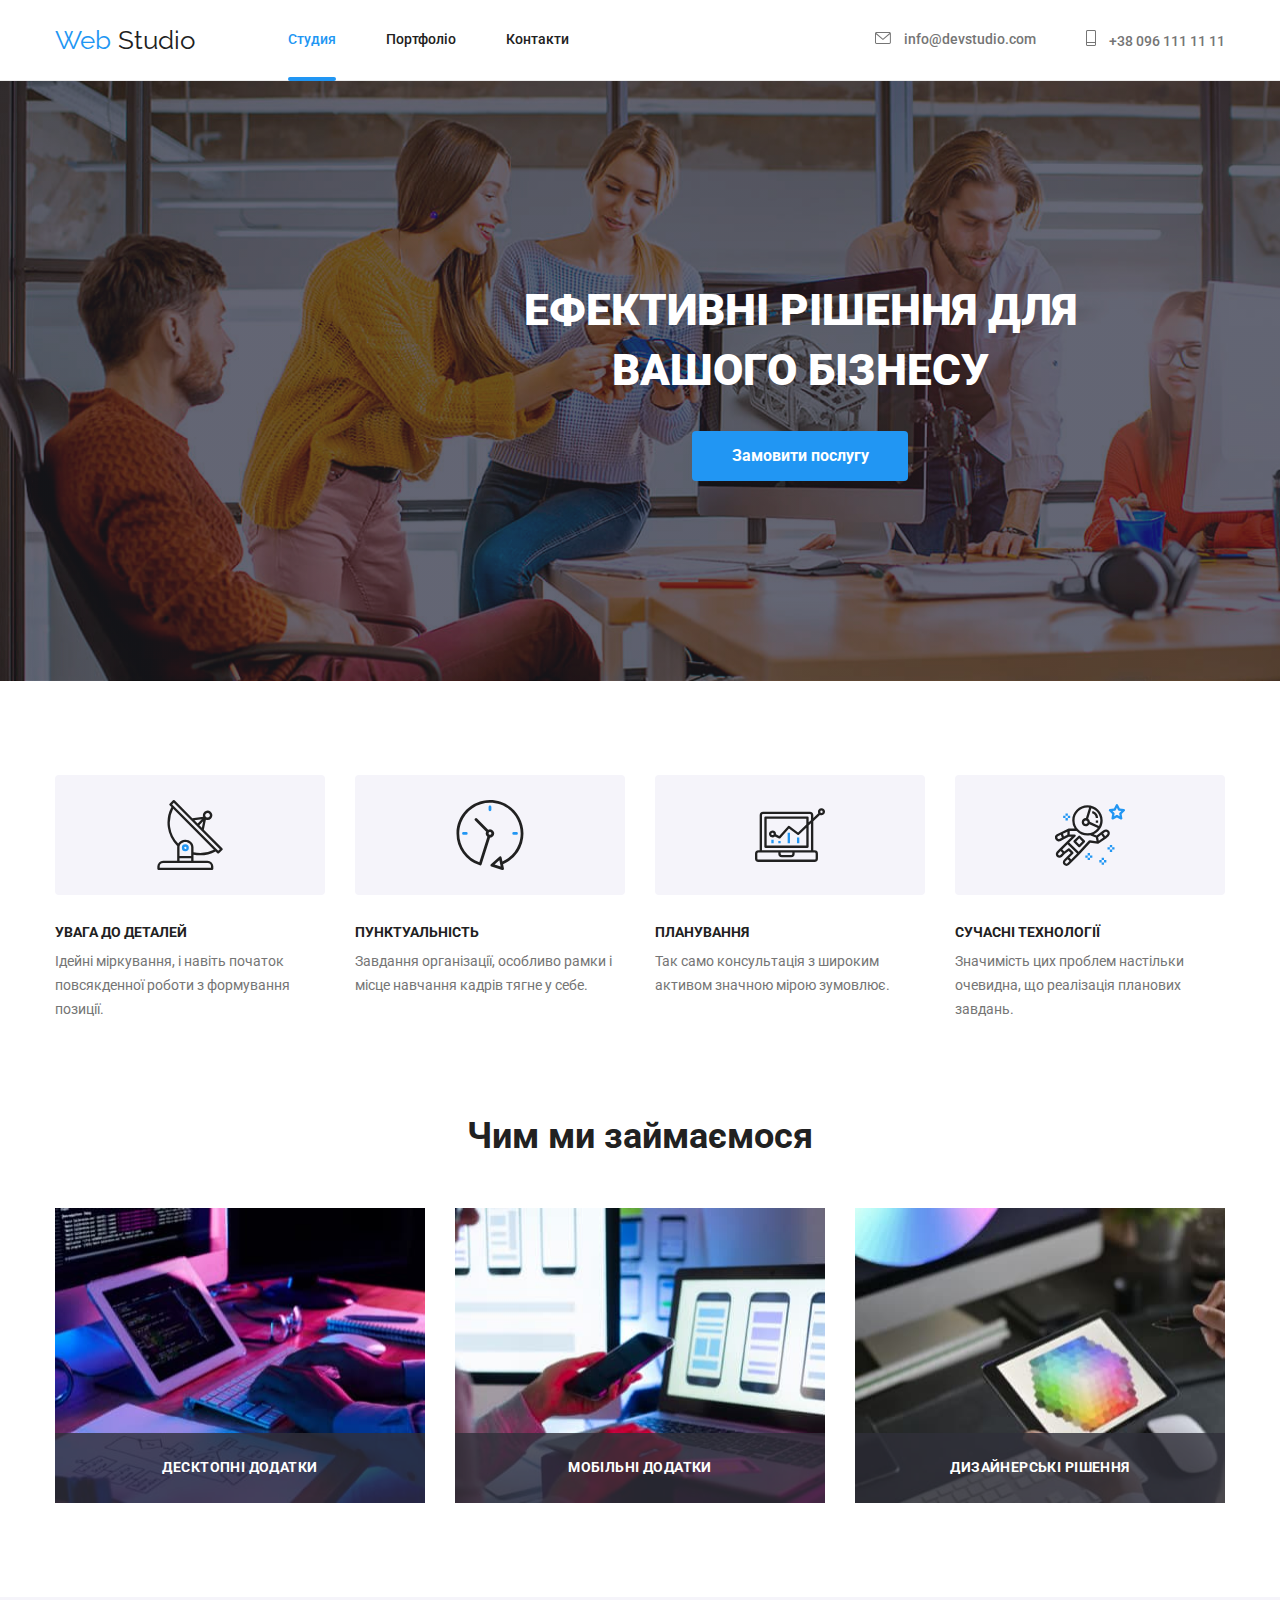
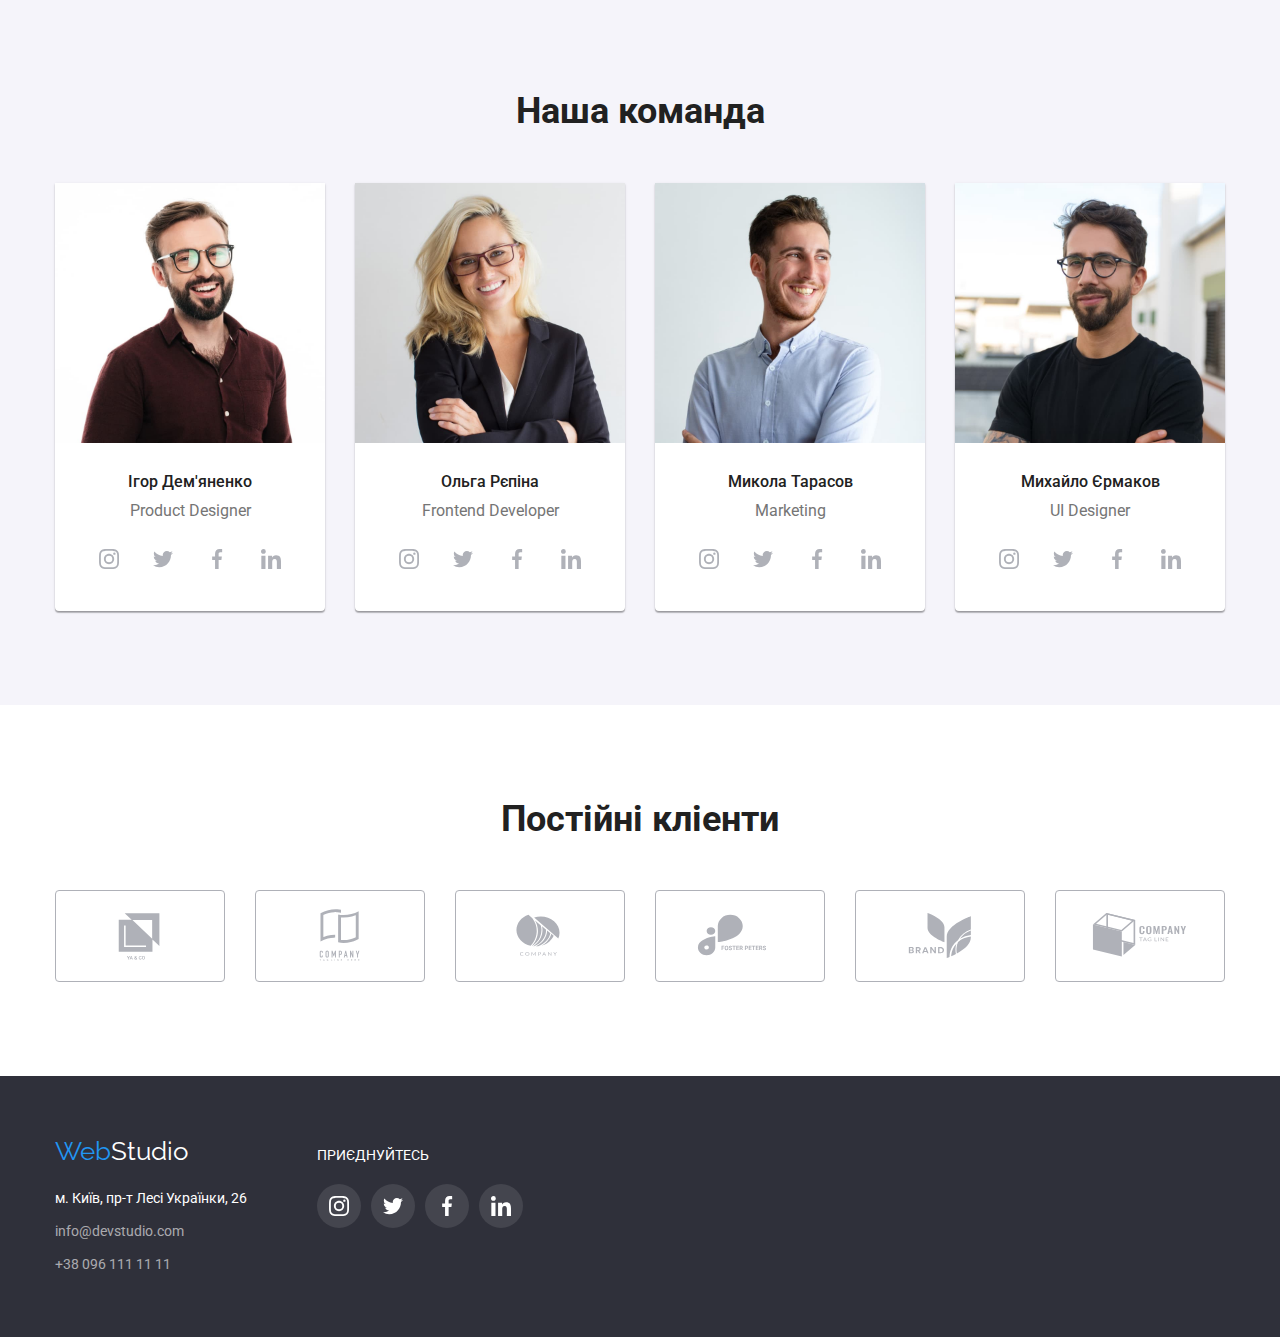
<file: index.html>
<!DOCTYPE html>
<html lang="uk">

<head>
  <meta charset="UTF-8" />
  <meta http-equiv="X-UA-Compatible" content="IE=edge" />
  <meta name="viewport" content="width=device-width, initial-scale=1.0" />
  <title>Web Studio</title>
  <!-- Fonts -->
  <link rel="preconnect" href="https://fonts.googleapis.com" />
  <link rel="preconnect" href="https://fonts.gstatic.com" crossorigin />
  <link href="https://fonts.googleapis.com/css2?family=Raleway:wght@700&family=Roboto:wght@400;500;700;900&display=swap"
    rel="stylesheet" />
  <link rel="stylesheet"
    href="https://cdnjs.cloudflare.com/ajax/libs/modern-normalize/1.1.0/modern-normalize.min.css" />
  <!-- Custom styles -->
  <link rel="stylesheet" href="./css/styles.css" />
</head>

<body class="page">
  <header class="page-header">
    <!-- Navigation -->
    <div class="container header-contanier">
      <nav class="main-nav">
        <a class="logo" href="./index.html">Web <span class="logo-link">Studio</span>
        </a>
        <ul class="list-nav">
          <li class="list-item-contact">

            <a class="link current" href="./index.html">Студия </a>
          </li>

          <li class="list-item-contact">
            <a class="link" href="./portfolio.html">Портфоліо</a>
          </li>
          <li class="list-item-contact">
            <a class="link" href="./index.html">Контакти</a>
          </li>
        </ul>
      </nav>
      <ul class="list-contact">
        <li class="list-item-contact">
          <a class="link-contact" href="mailto:info@devstudio.com"><svg class="contact-icon" width="16" height="12">
              <use href="./images/icon.svg#envelope"></use>
            </svg>
            info@devstudio.com
          </a>
        </li>
        <li class="list-item-contact">
          <a class="link-contact" href="tel:+380961111111"><svg class="contact-icon" width="10" height="16">
              <use href="./images/icon.svg#Telephone"></use>
            </svg>
            +38 096 111 11 11</a>
        </li>
      </ul>
    </div>
  </header>

  <main>
    <!-- About business -->
    <section class="section-hero">
      <div class="contanier">
        <h1 class="hero-tittle">Ефективні рішення для вашого бізнесу</h1>
        <button class="btn" type="button" data-modal-open>Замовити послугу</button>
      </div>
      <div class="backdrop is-hidden" data-modal>
        <div class="modal">
          <button class="btn-modal" type="button" data-modal-close>
            <svg class="close-icon" width="11" height="11" viewBox="0 0 11 11" fill="none" xmlns="http://www.w3.org/2000/svg">
              <path d="M11 1.108 9.892 0 5.5 4.392 1.108 0 0 1.108 4.392 5.5 0 9.892 1.108 11 5.5 6.608 9.892 11 11 9.892 6.608 5.5 11 1.108Z" fill="#000"/>
            </svg>
          </button>
        </div>
      </div>
    </section>

    <!-- Benefits -->
    <section class="section">
      <div class="container about-tittle">
        <h2 class="visually-hidden">Наші особливості</h2>
        <ul class="list">
          <li class="list-item benefits">
            <div class="container-benefits">
              <div class="container-benefits-icon">
                <svg class="benefits-icon" width="70" height="70">
                  <use href="./images/icon.svg#antenna"></use>
                </svg>
              </div>
              <h3 class="tittle-subject-list">Увага до деталей</h3>
              <p class="text-list">
                Ідейні міркування, і навіть початок повсякденної роботи з
                формування позиції.
              </p>
            </div>
          </li>
          <li class="list-item benefits">
            <div class="container-benefits">
              <div class="container-benefits-icon">
                <svg class="benefits-icon" width="70" height="70">
                  <use href="./images/icon.svg#clock"></use>
                </svg>
              </div>
              <h3 class="tittle-subject-list">Пунктуальність</h3>
              <p class="text-list">
                Завдання організації, особливо рамки і місце навчання кадрів
                тягне у себе.
              </p>
            </div>
          </li>
          <li class="list-item benefits">
            <div class="container-benefits">
              <div class="container-benefits-icon">
                <svg class="benefits-icon" width="70" height="70">
                  <use href="./images/icon.svg#diagram"></use>
                </svg>
              </div>
              <h3 class="tittle-subject-list">Планування</h3>
              <p class="text-list">
                Так само консультація з широким активом значною мірою
                зумовлює.
              </p>
            </div>
          </li>
          <li class="list-item benefits">
            <div class="container-benefits">
              <div class="container-benefits-icon">
                <svg class="benefits-icon" width="70" height="70">
                  <use href="./images/icon.svg#astronaut"></use>
                </svg>
              </div>
              <h3 class="tittle-subject-list">Сучасні технології</h3>
              <p class="text-list">
                Значимість цих проблем настільки очевидна, що реалізація
                планових завдань.
              </p>
            </div>
          </li>
        </ul>
      </div>
    </section>
    <!-- Activity -->
    <section class="section-activity section">
      <div class="container container-activity">
        <h2 class="tittle-subject">Чим ми займаємося</h2>
        <ul class="list">
          <li class="list-item activity">
            <div class="activity-work">
              <img class="img" src="./images/logo-1.jpg" alt="tablet-on-the-table" width="370" height="295" />
              <div class="activity-work-text">
              <p class="activity-text">Десктопні додатки</p>
              </div>
            </div>
          </li>
          <li class="list-item activity">
            <div class="activity-work">
              <img class="img" src="./images/logo-2.jpg" alt="phone-in-hand" width="370" height="295" />
              <div class="activity-work-text">
                <p class="activity-text">Мобільні додатки</p>
              </div>
            </div>
          </li>
          <li class="list-item activity">
            <div class="activity-work">
              <img class="img" src="./images/logo-3.jpg" alt="tablet-in-hand-over-table" width="370" height="295" />
              <div class="activity-work-text">
              <p class="activity-text">Дизайнерські рішення</p>
              </div>
            </div>
          </li>
        </ul>
      </div>
    </section>
    <!-- About us -->
    <section class="section-subject section">
      <div class="container-about">
        <h2 class="tittle-subject">Наша команда</h2>
        <ul class="list">
          <li class="list-item about">
            <img class="img" src="./images/Igor.jpg" alt="man-with-beard-and-glasses" width="270" height="260" />
            <div class="contanier-tittle-subtittle">
              <h3 class="tittle-subtittle">Ігор Дем'яненко</h3>
              <p class="subtitle">Product Designer</p>
              <ul class="social-list">
                <li class="social-item">
                  <a class="social-link" href="https://istagram.com" target="_blank" rel="noopener noreferens"
                    aria-label="istagram">
                    <svg class="social-icon" width="20" height="20">
                      <use href="./images/icon.svg#instagram"></use>
                    </svg>
                  </a>
                </li>
                <li class="social-item">
                  <a class="social-link" href="https://twitter.com" target="_blank" rel="noopener noreferens"
                    aria-label="twitter">
                    <svg class="social-icon" width="20" height="20">
                      <use href="./images/icon.svg#twitter"></use>
                    </svg>
                  </a>
                </li>
                <li class="social-item">
                  <a class="social-link" href="https://facebook.com" target="_blank" rel="noopener noreferens"
                    aria-label="facebook">
                    <svg class="social-icon" width="20" height="20">
                      <use href="./images/icon.svg#facebook"></use>
                    </svg>
                  </a>
                </li>
                <li class="social-item">
                  <a class="social-link" href="https://linkedin.com" target="_blank" rel="noopener noreferens"
                    aria-label="linkedin">
                    <svg class="social-icon" width="20" height="20">
                      <use href="./images/icon.svg#linkedin"></use>
                    </svg>
                  </a>
                </li>
              </ul>
            </div>
          </li>
          <li class="list-item about">
            <img class="img" src="./images/Olga.jpg" alt="woman-with-glasses" width="270" height="260" />
            <div class="contanier-tittle-subtittle">
              <h3 class="tittle-subtittle">Ольга Рєпіна</h3>
              <p class="subtitle">Frontend Developer</p>
              <ul class="social-list">
                <li class="social-item">
                  <a class="social-link link" href="https://istagram.com" target="_blank" rel="noopener noreferens"
                    aria-label="istagram">
                    <svg class="social-icon" width="20" height="20">
                      <use href="./images/icon.svg#instagram"></use>
                    </svg>
                  </a>
                </li>
                <li class="social-item">
                  <a class="social-link link" href="https://twitter.com" target="_blank" rel="noopener noreferens"
                    aria-label="twitter">
                    <svg class="social-icon" width="20" height="20">
                      <use href="./images/icon.svg#twitter"></use>
                    </svg>
                  </a>
                </li>
                <li class="social-item">
                  <a class="social-link" href="https://facebook.com" target="_blank" rel="noopener noreferens"
                    aria-label="istagram">
                    <svg class="social-icon" width="20" height="20">
                      <use href="./images/icon.svg#facebook"></use>
                    </svg>
                  </a>
                </li>
                <li class="social-item">
                  <a class="social-link" href="https://linkedin.com" target="_blank" rel="noopener noreferens"
                    aria-label="linkedin">
                    <svg class="social-icon" width="20" height="20">
                      <use href="./images/icon.svg#linkedin"></use>
                    </svg>
                  </a>
                </li>
              </ul>
            </div>
          </li>
          <li class="list-item about">
            <img class="img" src="./images/Mykola.jpg" alt="man" width="270" height="260" />
            <div class="contanier-tittle-subtittle">
              <h3 class="tittle-subtittle">Микола Тарасов</h3>
              <p class="subtitle">Marketing</p>
              <ul class="social-list">
                <li class="social-item">
                  <a class="social-link" href="https://istagram.com" target="_blank" rel="noopener noreferens"
                    aria-label="istagram">
                    <svg class="social-icon" width="20" height="20">
                      <use href="./images/icon.svg#instagram"></use>
                    </svg>
                  </a>
                </li>
                <li class="social-item">
                  <a class="social-link" href="https://twitter.com" target="_blank" rel="noopener noreferens"
                    aria-label="twitter">
                    <svg class="social-icon" width="20" height="20">
                      <use href="./images/icon.svg#twitter"></use>
                    </svg>
                  </a>
                </li>
                <li class="social-item">
                  <a class="social-link" href="https://facebook.com" target="_blank" rel="noopener noreferens"
                    aria-label="istagram">
                    <svg class="social-icon" width="20" height="20">
                      <use href="./images/icon.svg#facebook"></use>
                    </svg>
                  </a>
                </li>
                <li class="social-item">
                  <a class="social-link" href="https://linkedin.com" target="_blank" rel="noopener noreferens"
                    aria-label="linkedin">
                    <svg class="social-icon" width="20" height="20">
                      <use href="./images/icon.svg#linkedin"></use>
                    </svg>
                  </a>
                </li>
              </ul>
            </div>
          </li>
          <li class="list-item about">
            <img class="img" src="./images/Myhailo.jpg" alt="man-with-beard-and-glasses" width="270" height="260" />
            <div class="contanier-tittle-subtittle">
              <h3 class="tittle-subtittle">Михайло Єрмаков</h3>
              <p class="subtitle">UI Designer</p>
              <ul class="social-list">
                <li class="social-item">
                  <a class="social-link" href="https://istagram.com" target="_blank" rel="noopener noreferens"
                    aria-label="istagram">
                    <svg class="social-icon" width="20" height="20">
                      <use href="./images/icon.svg#instagram"></use>
                    </svg>
                  </a>
                </li>
                <li class="social-item">
                  <a class="social-link" href="https://twitter.com" target="_blank" rel="noopener noreferens"
                    aria-label="twitter">
                    <svg class="social-icon" width="20" height="20">
                      <use href="./images/icon.svg#twitter"></use>
                    </svg>
                  </a>
                </li>
                <li class="social-item">
                  <a class="social-link" href="https://facebook.com" target="_blank" rel="noopener noreferens"
                    aria-label="istagram">
                    <svg class="social-icon" width="20" height="20">
                      <use href="./images/icon.svg#facebook"></use>
                    </svg>
                  </a>
                </li>
                <li class="social-item">
                  <a class="social-link" href="https://linkedin.com" target="_blank" rel="noopener noreferens"
                    aria-label="linkedin">
                    <svg class="social-icon" width="20" height="20">
                      <use href="./images/icon.svg#linkedin"></use>
                    </svg>
                  </a>
                </li>
              </ul>
            </div>
          </li>
        </ul>
      </div>
    </section>
    <section class="section-client">
      <div class="container">
        <h2 class="tittle-subject-icon">Постійні кліенти</h2>

        <ul class="client-icon-list">
          <li class="client-icon-item">
            <a href="" class="link-client-icon"><svg class="client-icon" width="106" height="60">
                <use href="./images/icon.svg#Logo"></use>
              </svg></a>
          </li>


          <li class="client-icon-item">
            <a href="" class="link-client-icon"><svg class="client-icon" width="106" height="60">
                <use href="./images/icon.svg#Logo-1"></use>
              </svg></a>
          </li>


          <li class="client-icon-item">
            <a href="" class="link-client-icon"><svg class="client-icon" width="106" height="60">
                <use href="./images/icon.svg#Logo-2"></use>
              </svg></a>
          </li>


          <li class="client-icon-item">
            <a href="" class="link-client-icon"><svg class="client-icon" width="106" height="60">
                <use href="./images/icon.svg#Logo-3"></use>
              </svg></a>
          </li>


          <li class="client-icon-item">
            <a href="" class="link-client-icon"><svg class="client-icon" width="106" height="60">
                <use href="./images/icon.svg#Logo-4"></use>
              </svg></a>
          </li>


          <li class="client-icon-item">
            <a href="" class="link-client-icon"><svg class="client-icon" width="106" height="60">
                <use href="./images/icon.svg#Logo-5"></use>
              </svg></a>
          </li>

        </ul>
      </div>
    </section>

  </main>
  <footer class="footer">
    <div class="container container-footer">

      <div class="footer-contact-box">

        <a class="logo-footer" href="./index.html">Web<span class="span">Studio</span></a>

        <!-- Address -->
        <address class="address">
          <ul class="list-address-footer">
            <li class="list-item-footer">
              <a class="link-maps" href="https://goo.gl/maps/CPtrU1FHBa2aNyZL9" target="_blank"
                rel="noopener noreferrer">м. Київ, пр-т Лесі Українки, 26</a>
            </li>
            <li class="list-item-footer">
              <a class="link-footer" href="mailto:info@devstudio.com">info@devstudio.com</a>
            </li>
            <li class="list-item-footer">
              <a class="link-footer" href="tel:+380961111111">+38 096 111 11 11</a>
            </li>
          </ul>
        </address>
      </div>

      <div class="footer-social-box">
        <p class="accession">Приєднуйтесь</p>
        <ul class="social-list-footer">
          <li class="social-item-footer">
            <a class="social-link-footer" href="https://istagram.com" target="_blank" rel="noopener noreferens"
              aria-label="istagram">
              <svg class="social-icon-footer" width="20" height="20">
                <use href="./images/icon.svg#instagram"></use>
              </svg>
            </a>
          </li>
          <li class="social-item-footer">
            <a class="social-link-footer" href="https://twitter.com" target="_blank" rel="noopener noreferens"
              aria-label="twitter">
              <svg class="social-icon-footer" width="20" height="20">
                <use href="./images/icon.svg#twitter"></use>
              </svg>
            </a>
          </li>
          <li class="social-item-footer">
            <a class="social-link-footer" href="https://facebook.com" target="_blank" rel="noopener noreferens"
              aria-label="istagram">
              <svg class="social-icon-footer" width="20" height="20">
                <use href="./images/icon.svg#facebook"></use>
              </svg>
            </a>
          </li>
          <li class="social-item-footer">
            <a class="social-link-footer" href="https://linkedin.com" target="_blank" rel="noopener noreferens"
              aria-label="linkedin">
              <svg class="social-icon-footer" width="20" height="20">
                <use href="./images/icon.svg#linkedin"></use>
              </svg>
            </a>
          </li>
        </ul>
      </div>
    </div>
  </footer>
  <script src="./js/modal.js"></script>
</body>

</html>
</file>
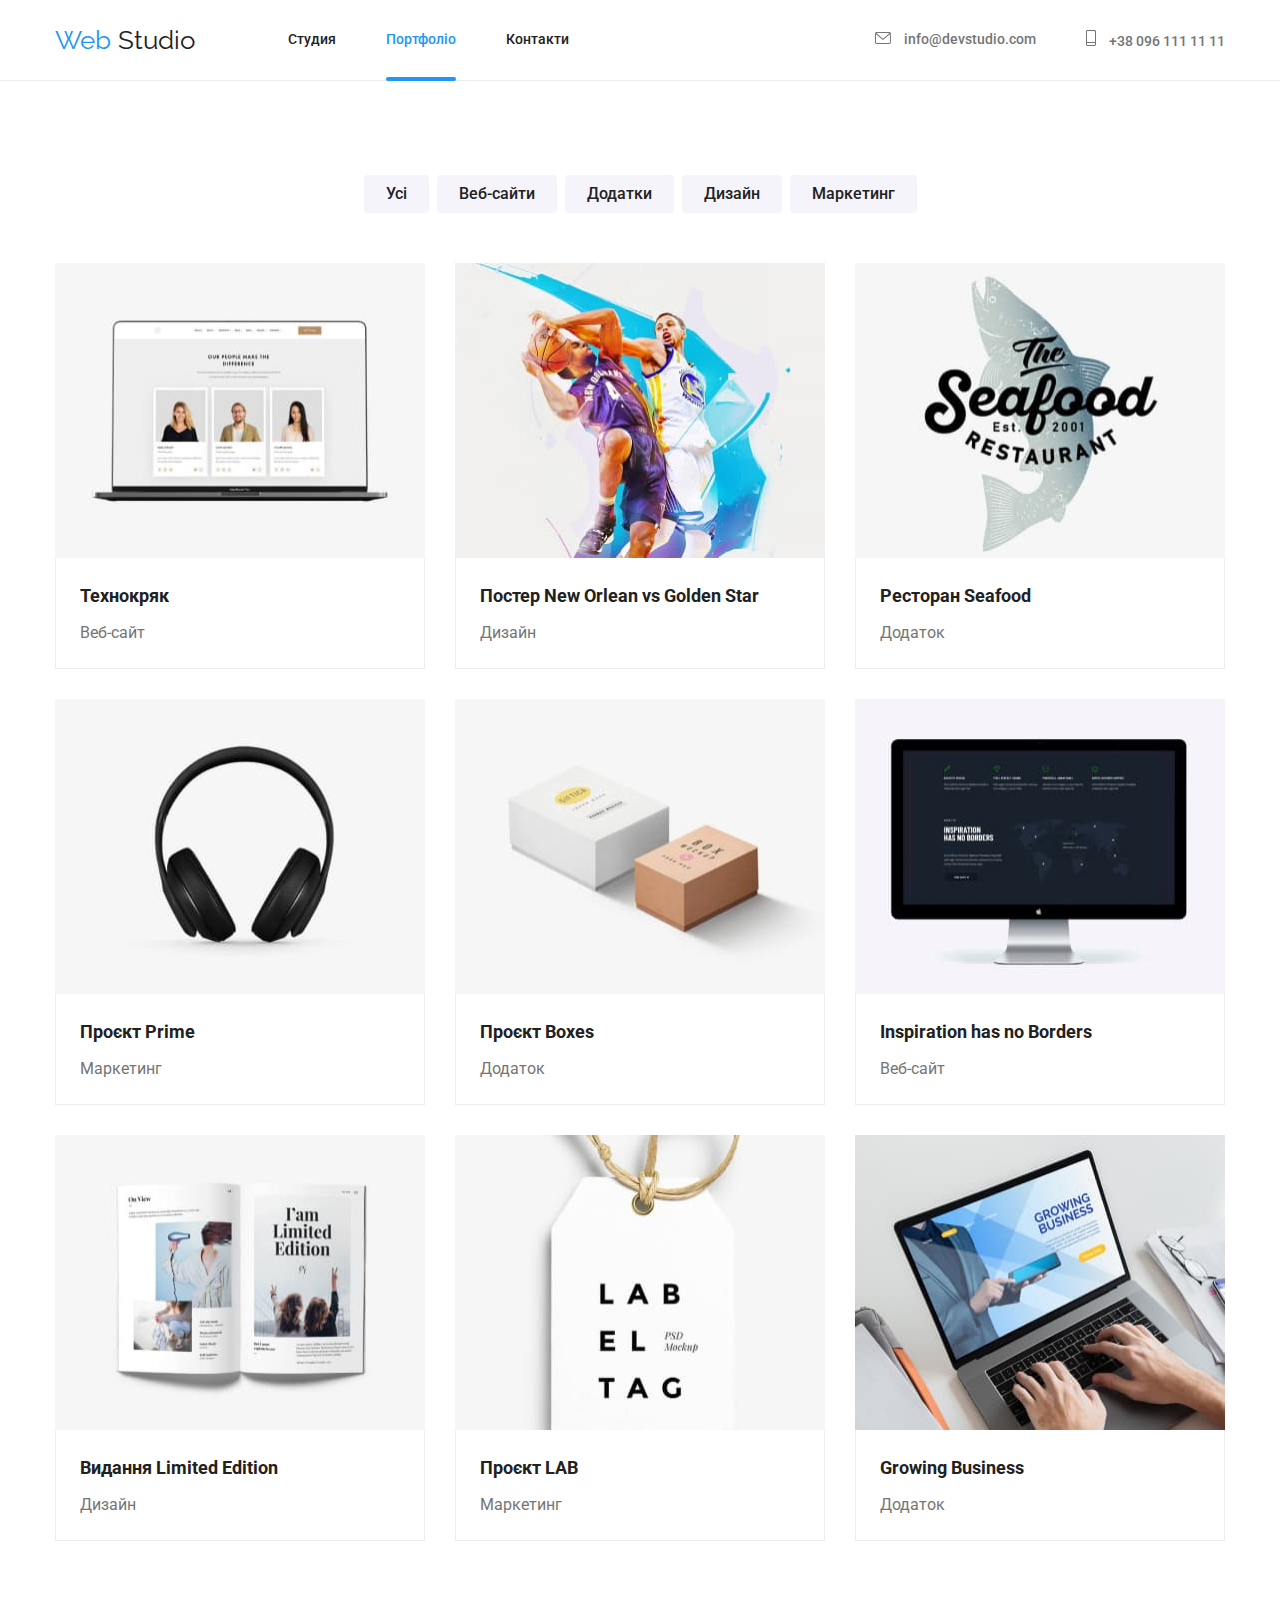
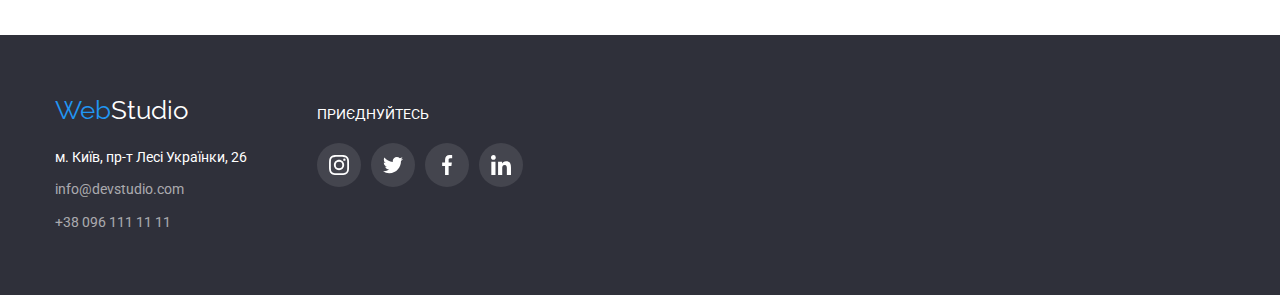
<file: portfolio.html>
<!DOCTYPE html>
<html lang="uk">

<head>
  <meta charset="UTF-8" />
  <meta http-equiv="X-UA-Compatible" content="IE=edge" />
  <meta name="viewport" content="width=device-width, initial-scale=1.0" />
  <title>Портфоліо</title>
  <!-- Fonts -->
  <link rel="preconnect" href="https://fonts.googleapis.com" />
  <link rel="preconnect" href="https://fonts.gstatic.com" crossorigin />
  <link href="https://fonts.googleapis.com/css2?family=Raleway:wght@700&family=Roboto:wght@400;500;700;900&display=swap"
    rel="stylesheet" />
  <link rel="stylesheet"
    href="https://cdnjs.cloudflare.com/ajax/libs/modern-normalize/1.1.0/modern-normalize.min.css" />
  <link rel="stylesheet" href="./css/styles.css" />
</head>

<body class="page-portfolio">
  <header class="page-header">
    <!-- Navigation -->
    <div class="header-contanier">
      <nav class="main-nav">
        <a class="logo" href="./index.html">Web <span class="logo-link">Studio</span>
        </a>
        <ul class="list-nav">
          <li class="list-item-contact">
            <a class="link" href="./index.html">Студия
            </a>
          </li>
          <li class="list-item-contact">
            <a class="link current" href="./portfolio.html">Портфоліо</a>
          </li>
          <li class="list-item-contact">
            <a class="link" href="./index.html">Контакти</a>
          </li>
        </ul>
      </nav>
      <ul class="list-contact">
        <li class="list-item-contact">
          <a class="link-contact" href="mailto:info@devstudio.com"><svg class="contact-icon" width="16" height="12">
              <use href="./images/icon.svg#envelope"></use>
            </svg>
            info@devstudio.com
          </a>
        </li>
        <li class="list-item-contact">
          <a class="link-contact" href="tel:+380961111111"><svg class="contact-icon" width="10" height="16">
              <use href="./images/icon.svg#Telephone"></use>
            </svg>
            +38 096 111 11 11</a>
        </li>
      </ul>
    </div>
  </header>
  <!-- Portfolio navigation  -->
  <main>
    <!-- Our projects-->
    <section class="section">
      <div class="container">
        <h1 class="tittle-visually-hidden">Наші роботи</h1>
        <ul class="list-nav-portfolio">
          <li class="btn-container">
            <button class="btn-portfolio" type="button">Усі</button>
          </li>
          <li class="btn-container">
            <button class="btn-portfolio" type="button">Веб-сайти</button>
          </li>
          <li class="btn-container">
            <button class="btn-portfolio" type="button">Додатки</button>
          </li>
          <li class="btn-container">
            <button class="btn-portfolio" type="button">Дизайн</button>
          </li>
          <li class="btn-container">
            <button class="btn-portfolio" type="button">Маркетинг</button>
          </li>
        </ul>
        <ul class="list-portfolio">
          <li class="list-item-portfolio">
            <a>
              <div class="work-description">
                <img class="img" src="./images/tehnokryak.jpg" alt="laptop with two women and a man on the monitor"
                  width="370" height="295" />
                <div class="overlay">
                  <p class="overlay-description">Ресурс пропонує комплексні пропозиції з різним рівнем функціоналу та сервісів. Все це дозволить
                    відвідувачу отримати вичерпні відомості про компанію чи приватну особу.</p>
                </div>
              </div>
              <div class="container-list-portfolio">
                <h2 class="tittle-portfolio">Технокряк</h2>
                <p class="text-work">Веб-сайт</p>
              </div>
            </a>
          </li>
          <li class="list-item-portfolio">
            <a>
              <div class="work-description"><img class="img" src="./images/new-orlean.jpg"
                  alt="two basketball players with a ball" width="370" height="295" />
                  <div class="overlay">
                    <p class="overlay-description">Ресурс пропонує комплексні пропозиції з різним рівнем функціоналу та сервісів. Все це дозволить
                      відвідувачу отримати вичерпні відомості про компанію чи приватну особу.</p>
                  </div>
                </div>
              <div class="container-list-portfolio">
                <h2 class="tittle-portfolio">Постер New Orlean vs Golden Star</h2>
                <p class="text-work">Дизайн</p>
              </div>
            </a>
          </li>
          <li class="list-item-portfolio">
            <a>
              <div class="work-description"><img class="img" src="./images/seafood.jpg" alt="seafood-logo" width="370"
                  height="295" />
                  <div class="overlay">
                    <p class="overlay-description">Ресурс пропонує комплексні пропозиції з різним рівнем функціоналу та сервісів. Все це дозволить
                      відвідувачу отримати вичерпні відомості про компанію чи приватну особу.</p>
                  </div>
                </div>
              <div class="container-list-portfolio">
                <h2 class="tittle-portfolio">Ресторан Seafood</h2>
                <p class="text-work">Додаток</p>
              </div>
            </a>
          </li>
          <li class="list-item-portfolio">
            <a>
              <div class="work-description"><img class="img" src="./images/prime.jpg" alt="headphones" width="370"
                  height="295" />
                  <div class="overlay">
                    <p class="overlay-description">Ресурс пропонує комплексні пропозиції з різним рівнем функціоналу та сервісів. Все це дозволить
                      відвідувачу отримати вичерпні відомості про компанію чи приватну особу.</p>
                  </div>
                </div>
              <div class="container-list-portfolio">
                <h2 class="tittle-portfolio">Проєкт Prime</h2>
                <p class="text-work">Маркетинг</p>
              </div>
            </a>
          </li>
          <li class="list-item-portfolio">
            <a>
              <div class="work-description"><img class="img" src="./images/boxes.jpg" alt="two boxes white and brown"
                  width="370" height="295" />
                  <div class="overlay">
                    <p class="overlay-description">Ресурс пропонує комплексні пропозиції з різним рівнем функціоналу та сервісів. Все це дозволить
                      відвідувачу отримати вичерпні відомості про компанію чи приватну особу.</p>
                  </div>
                </div>
              <div class="container-list-portfolio">
                <h2 class="tittle-portfolio">Проєкт Boxes</h2>
                <p class="text-work">Додаток</p>
              </div>
            </a>
          </li>
          <li class="list-item-portfolio">
            <a>
              <div class="work-description"><img class="img" src="./images/Inspiration-has-no-borders.jpg" alt="monitor"
                  width="370" height="295" />
                  <div class="overlay">
                    <p class="overlay-description">Ресурс пропонує комплексні пропозиції з різним рівнем функціоналу та сервісів. Все це дозволить
                      відвідувачу отримати вичерпні відомості про компанію чи приватну особу.</p>
                  </div>
                </div>
              <div class="container-list-portfolio">
                <h2 class="tittle-portfolio">Inspiration has no Borders</h2>
                <p class="text-work">Веб-сайт</p>
              </div>
            </a>
          </li>
          <li class="list-item-portfolio">
            <a>
              <div class="work-description"><img class="img" src="./images/llmited-edition.jpg"
                  alt="book with inscription i'am lmited edition" width="370" height="295" />
                  <div class="overlay">
                    <p class="overlay-description">Ресурс пропонує комплексні пропозиції з різним рівнем функціоналу та сервісів. Все це дозволить
                      відвідувачу отримати вичерпні відомості про компанію чи приватну особу.</p>
                  </div>
                </div>
              <div class="container-list-portfolio">
                <h2 class="tittle-portfolio">Видання Limited Edition</h2>
                <p class="text-work">Дизайн</p>
              </div>
            </a>
          </li>
          <li class="list-item-portfolio">
            <a>
              <div class="work-description"><img class="img" src="./images/lab.jpg"
                  alt="tag with the inscription lab el tag" width="370" height="295" />
                  <div class="overlay">
                    <p class="overlay-description">Ресурс пропонує комплексні пропозиції з різним рівнем функціоналу та сервісів. Все це дозволить
                      відвідувачу отримати вичерпні відомості про компанію чи приватну особу.</p>
                  </div>
                </div>
              <div class="container-list-portfolio">
                <h2 class="tittle-portfolio">Проєкт LAB</h2>
                <p class="text-work">Маркетинг</p>
              </div>
            </a>
          </li>
          <li class="list-item-portfolio">
            <a>
              <div class="work-description"><img class="img" src="./images/growing-business.jpg" alt="notebook"
                  width="370" height="295" />
                  <div class="overlay">
                    <p class="overlay-description">Ресурс пропонує комплексні пропозиції з різним рівнем функціоналу та сервісів. Все це дозволить
                      відвідувачу отримати вичерпні відомості про компанію чи приватну особу.</p>
                  </div>
                </div>
              <div class="container-list-portfolio">
                <h2 class="tittle-portfolio">Growing Business</h2>
                <p class="text-work">Додаток</p>
              </div>
            </a>
          </li>
        </ul>
      </div>
    </section>
    </section>
  </main>
  <footer class="footer">
    <div class="container container-footer">

      <div class="footer-contact-box">

        <a class="logo-footer" href="./index.html">Web<span class="span">Studio</span></a>

        <!-- Address -->
        <address class="address">
          <ul class="list-address-footer">
            <li class="list-item-footer">
              <a class="link-maps" href="https://goo.gl/maps/CPtrU1FHBa2aNyZL9" target="_blank"
                rel="noopener noreferrer">м. Київ, пр-т Лесі Українки, 26</a>
            </li>
            <li class="list-item-footer">
              <a class="link-footer" href="mailto:info@devstudio.com">info@devstudio.com</a>
            </li>
            <li class="list-item-footer">
              <a class="link-footer" href="tel:+380961111111">+38 096 111 11 11</a>
            </li>
          </ul>
        </address>
      </div>

      <div class="footer-social-box">
        <p class="accession">Приєднуйтесь</p>
        <ul class="social-list-footer">
          <li class="social-item-footer">
            <a class="social-link-footer" href="https://istagram.com" target="_blank" rel="noopener noreferens"
              aria-label="istagram">
              <svg class="social-icon-footer" width="20" height="20">
                <use href="./images/icon.svg#instagram"></use>
              </svg>
            </a>
          </li>
          <li class="social-item-footer">
            <a class="social-link-footer" href="https://twitter.com" target="_blank" rel="noopener noreferens"
              aria-label="twitter">
              <svg class="social-icon-footer" width="20" height="20">
                <use href="./images/icon.svg#twitter"></use>
              </svg>
            </a>
          </li>
          <li class="social-item-footer">
            <a class="social-link-footer" href="https://facebook.com" target="_blank" rel="noopener noreferens"
              aria-label="istagram">
              <svg class="social-icon-footer" width="20" height="20">
                <use href="./images/icon.svg#facebook"></use>
              </svg>
            </a>
          </li>
          <li class="social-item-footer">
            <a class="social-link-footer" href="https://linkedin.com" target="_blank" rel="noopener noreferens"
              aria-label="linkedin">
              <svg class="social-icon-footer" width="20" height="20">
                <use href="./images/icon.svg#linkedin"></use>
              </svg>
            </a>
          </li>
        </ul>
      </div>
    </div>
  </footer>
</body>

</html>
</file>
<file: css/styles.css>
:root {
  /* Fonts */

  /* Text color */
  --primary-text-color: #212121;
  --tittle-text-color: #212121;
  --accent-color: #2196f3;
  --active-color: #2196f3;
  --primary-white-color: #ffffff;
  --second-text-color: #757575;

  /* Background colors */

  --background-color: #f5f4fa;
  --footer-background-color: #2f303a;
  --background-color-portfolio: #f5f5f5;
  --color-border-list: #eeeeee;
  --background-color-btn: #188ce8;
  --color-border: #ececec;
  --social-color: #afb1b8;
  /*Other */
  --animation: 250ms cubic-bezier(0.4, 0, 0.2, 1)
}

html {
  box-sizing: border-box;
}

*,
*::before,
*::after {
  box-sizing: inherit;
}

/* Остальной код */

/* Body */
h1,
h2,
h3,
p {
  margin-top: 0;
  margin-bottom: 0;
}

body {
  color: var(--primary-text-color);
  font-family: Roboto, sans-serif;
}

.section {
  padding-top: 94px;
  padding-bottom: 94px;
}

.container {
  width: 1200px;
  padding-left: 15px;
  padding-right: 15px;
  margin: 0 auto;
}

.img {
  display: block;
  max-width: 100%;
}

/* Header */

.page-header {
  border-bottom: solid 1px;
  border-color: var(--color-border);
}

header {
  background-color: var(--primary-white-color);
}

.header-contanier {
  width: 1200px;
  margin: 0 auto;
  padding-left: 15px;
  padding-right: 15px;
  display: flex;
  flex-wrap: wrap;
  flex-direction: row;
}

/* Logo */
.logo {
  color: var(--accent-color);
  font-family: Raleway, sans-serif;
  font-size: 26px;
  line-height: 1.19;
  text-decoration: none;
  padding-top: 24px;
  padding-bottom: 24px;
  margin-right: 93px;
  transition: color var(--animation);
}

.logo-link {
  color: var(--primary-text-color);
}

.logo:hover {
  color: var(--accent-color);
}

/* Navigation */
.main-nav {
  display: flex;
  align-items: center;
}

.main-nav .link {
  font-weight: 500;
  font-size: 14px;
  line-height: 1.14;
  text-decoration: none;
  transition: color var(--animation);
}

.list {
  list-style: none;
  display: flex;
  margin-top: 0;
  margin-bottom: 0;
  padding: 0;
  gap: 30px;
  justify-content: center;
}

.list-contact {
  margin: 0 0 0 auto;
  padding-left: 0;
  display: flex;
}

.list-item-contact {
  display: flex;
  align-items: center;
  justify-content: center;
  margin-right: 50px;
}

.list-item-contact:last-child {
  margin-right: 0;
}

.list-nav {
  display: block;
  display: flex;
  list-style: none;
  margin-top: 0;
  margin-bottom: 0;
  margin-left: 0;
  padding-left: 0;
}

.list-address {
  list-style: none;
  padding: 0;
  margin: 0;
}

.link.current {
  color: var(--active-color);
  padding: 32px 0;
  font-family: Roboto;
  font-weight: 500;
  font-size: 14px;
  line-height: 1.14;
  text-decoration: none;
  transition: color var(--animation);
  position: relative;
  display: block;
}

.link.current::after {
  content: '';
  display: block;
  position: absolute;
  width: 100%;
  height: 4px;
  border-radius: 2px;
  bottom: -1%;
  background-color: var(--active-color);
}

h2 {
  text-align: center;
}

.link:hover {
  color: var(--accent-color);
}

.link:focus {
  color: var(--accent-color);
}

.link-contact {
  color: var(--second-text-color);
  fill: var(--second-text-color);
  font-weight: 500;
  font-size: 14px;
  line-height: 1.14;
  text-decoration: none;
  align-items: center;
  transition: color var(--animation);
  transition: fill var(--animation);
}

.link-contact:hover {
  color: var(--accent-color);
  fill: var(--active-color);
}

.link-contact:focus {
  color: var(--accent-color);
  fill: var(--active-color);
}

.contact-icon {
  margin-right: 10px;
}

/* Hero */
.section-hero {
  width: 1600px;
  text-align: center;
  margin: 0 auto;
  padding-top: 200px;
  padding-bottom: 200px;
  background: linear-gradient(to right,
      rgba(47, 48, 58, 0.4), rgba(47, 48, 58, 0.4)),
    url(../images/Img.png);
  background-size: cover;
  background-position: center;
  background-repeat: no-repeat;
}

.hero-tittle {
  color: var(--primary-white-color);
  font-weight: 900;
  font-size: 44px;
  line-height: 1.36;
  text-align: center;
  text-transform: uppercase;
  width: 696px;
  margin: 0 auto;
  margin-bottom: 30px;
}

.backdrop {
  position: fixed;
  top: 0;
  left: 0;
  width: 100%;
  height: 100%;
 opacity: 1;
 transition: var(--animation);
 background-color: rgba(0, 0, 0, 0.2);
 transition:  transform var(--animation); 
}
.backdrop.is-hidden{
  opacity: 0;
  pointer-events: none;
  visibility: hidden;
  
}

.modal {
  position: absolute;
  top: 50%;
  left: 50%;
  width: 528px;
  height: 581px;
  background-color: var(--primary-white-color);
  box-shadow: 0px 1px 3px rgba(0, 0, 0, 0.12), 0px 1px 1px rgba(0, 0, 0, 0.14), 0px 2px 1px rgba(0, 0, 0, 0.2);
  border-radius: 4px;
  transform: translate(-50% , -50%) scale(1);
  transition:  transform var(--animation); 
}
.btn-modal{
  position: absolute;
  top:8px;
  right: 8px;
  width: 30px;
  height: 30px;
  border: 1px solid rgba(0, 0, 0, 0.1);
  border-radius: 50%;
  background-color: var(--primary-white-color);
  cursor: pointer;
}
.btn {
  color: var(--primary-white-color);
  background-color: var(--accent-color);
  cursor: pointer;
  font-family: Roboto;
  font-weight: 700;
  font-size: 16px;
  line-height: 1.87;
  width: 216px;
  padding: 10px 32px;
  border: 0;
  border-radius: 4px;
  transition: background-color var(--animation);

}

.btn:hover {
  background-color: var(--background-color-btn);
}

.btn:focus {
  background-color: var(--background-color-btn);
}

.benefits-icon-list {
  list-style: none;
  display: flex;
  margin-top: 0;
  margin-bottom: 0;
  padding-top: 94px;
  padding-left: 215px;
  padding-right: 215px;
  gap: 30px;
  justify-content: center;
}

.container-benefits-icon {
  width: 270px;
  height: 120px;
  display: flex;
  justify-content: center;
  align-items: center;
  background-color: var(--background-color);
  border-radius: 4px;
  margin-bottom: 30px;
}

.benefits-icon-item {
  margin: 0;
  padding: 0;
}

.tittle-subject-list {
  font-weight: 700;
  font-size: 14px;
  line-height: 1.14;
  text-transform: uppercase;
  margin: 0;
  margin-bottom: 10px;
}

.tittle-subject {
  font-size: 36px;
  line-height: 1.16;
  padding: 0;
  margin-bottom: 50px;
}

.tittle-subtittle {
  font-weight: 500;
  font-size: 16px;
  line-height: 1.18;
  margin-bottom: 10px;
  text-align: center;
  justify-content: center;
}

.section-subject {
  background-color: var(--background-color);
  display: flex;
}

.benefits {
  display: block;
  box-sizing: border-box;
  flex-basis: calc((100% - 60px) / 3);
}

.section-activity {
  padding-top: 0;
}

.container-activity {
  width: 1200px;
  margin: 0 auto;
  padding-left: 15px;
  padding-right: 15px;
}
.activity-work{
position: relative;
}
.activity-work-text{
  display: flex;
  align-items: center;
  justify-content: center;
  bottom: 0;
  width: 100%;
  height: 70px;
position: absolute;
background-color: rgba(47, 48, 58, 0.8);
color: var(--primary-white-color);
}
.activity-text{
  font-family: 'Roboto';
font-weight: 700;
font-size: 14px;
line-height: 1.14;
letter-spacing: 0.03em;
text-transform: uppercase;
}
.contanier-tittle-subtittle {
  padding-top: 30px;
  padding-bottom: 30px;
}

.text-list {
  color: var(--second-text-color);
  font-weight: 400;
  font-size: 14px;
  line-height: 1.71;
  margin-bottom: 0;
}

.about-tittle {
  width: 1200px;
  margin: 0 auto;
  padding-left: 15px;
  padding-right: 15px;
}

.list-item-about {
  background-color: var(--primary-white-color);
  color: var(--tittle-text-color);
  font-weight: 500;
  font-size: 16px;
  line-height: 1.18;
}

.subtitle {
  color: var(--second-text-color);
  font-weight: 400;
  font-size: 16px;
  line-height: 1.18;
  margin-bottom: 16px;
  margin-top: 0;
  justify-content: center;
}

.container-about {
  width: 1200px;
  margin: 0 auto;
  padding-left: 15px;
  padding-right: 15px;
}

.about {
  align-items: center;
  background-color: var(--primary-white-color);
  flex-basis: calc((100% - 60px) / 3);
  box-shadow: 0px 1px 3px rgba(0, 0, 0, 0.12), 0px 1px 1px rgba(0, 0, 0, 0.14), 0px 2px 1px rgba(0, 0, 0, 0.2);
  border-radius: 0px 0px 4px 4px;

}

.contanier-tittle-subtittle {
  text-align: center;
}

.about:last-child {
  margin-right: 0;
}

.social-list {
  list-style: none;
  display: flex;
  gap: 10px;
  justify-content: center;
  padding: 0 32px;
}

.social-link {
  width: 44px;
  height: 44px;
  border-radius: 50%;
  display: flex;
  background: var(--primary-white-color);
  align-items: center;
  justify-content: center;
  fill: var(--social-color);
  transition: background-color var(--animation) , fill var(--animation);
}

.social-link:hover {
  background-color: var(--active-color);
  fill: var(--primary-white-color);
}

.social-link:focus {
  background-color: var(--active-color);
  fill: var(--primary-white-color);
}

.tittle-subject-icon {
  font-size: 36px;
  line-height: 1.16;
  margin-bottom: 50px;
}

.client-icon-item {
  flex-basis: calc(100% - 150px) /6;
  height: 92px;
  width: 170px;
}

.client-icon-list {
  display: flex;
  gap: 30px;
  list-style: none;
  justify-content: center;
  align-items: center;
  margin: 0;
  padding: 0;
}

.link-client-icon {
  width: 100%;
  height: 100%;
  display: flex;
  border: 1px solid;
  border-radius: 4px;
  align-items: center;
  justify-content: center;
  fill: var(--social-color);
  border-color: var(--social-color);
  transition: fill var(--animation) , border-color var(--animation);
}

.link-client-icon:focus {
  border-color: var(--active-color);
  fill: var(--active-color);
}

.link-client-icon:hover {
  border-color: var(--active-color);
  fill: var(--active-color);
}

.section-client {
  padding-top: 94px;
  padding-bottom: 94px;
}

/* Footer */
.container-footer {
  display: flex;
  align-items: baseline;
}


.footer {
  color: var(--primary-white-color);
  background-color: var(--footer-background-color);
  padding-top: 60px;
  padding-bottom: 60px;
}

.footer-contact-box {
  margin-right: 70px;
}

.footer-social-box {
  margin: 0;
}

.logo-footer {
  color: var(--accent-color);
  font-family: Raleway, sans-serif;
  font-size: 26px;
  line-height: 1.19;
  text-decoration: none;
  margin-bottom: 20px;
  display: block;
}

.list-item-footer {
  margin-bottom: 9px;
}

.list-item-footer:last-child {
  margin-bottom: 0;
}

.list-address-footer {
  list-style: none;
  padding: 0;
  margin: 0;
}

.span {
  color: var(--primary-white-color);
}

.link {
  color: var(--primary-text-color);
  font-weight: 500;
  font-size: 14px;
  line-height: 1.14;
  text-decoration: none;
}

.link-footer {
  color: #ffffff99;
  font-weight: 400;
  font-size: 14px;
  line-height: 1.71;
  text-decoration: none;
  font-style: normal;
  transition: color var(--animation);
}

.link-maps {
  color: var(--primary-white-color);
  font-weight: 400;
  font-size: 14px;
  line-height: 1.71;
  text-decoration: none;
  font-style: normal;
  transition: color var(--animation);
}

.link-maps:hover {
  color: var(--active-color);
}

.link-maps:focus {
  color: var(--active-color);
}

.link-footer:hover {
  color: var(--active-color);
}

.link-contact:focus {
  color: var(--active-color);
}

.accession {
  font-family: "Roboto";
  margin-bottom: 20px;
  font-size: 14px;
  line-height: 1.14;
  text-transform: uppercase;
}

.social-link-footer {
  width: 44px;
  height: 44px;
  border-radius: 50%;
  display: flex;
  background: rgba(255, 255, 255, 0.1);
  align-items: center;
  justify-content: center;
  transition: background-color var(--animation);
}

.social-link-footer:hover {
  background-color: var(--active-color);
}

.social-link-footer:focus {
  background-color: var(--active-color);
}

.social-list-footer {
  padding: 0;
  margin: 0;
  list-style: none;
  display: flex;
  gap: 10px;

}

.social-icon-footer {
  fill: var(--primary-white-color);
}

.visually-hidden {
  position: absolute;
  white-space: nowrap;
  width: 1px;
  height: 1px;
  overflow: hidden;
  border: 0;
  padding: 0;
  clip: rect(0 0 0 0);
  clip-path: inset(50%);
  margin: -1px;
}

/* Portfolio */
.container {
  width: 1200px;
  margin: 0 auto;
  padding-left: 15px;
  padding-right: 15px;
}

.container-list-portfolio {
  padding: 20px 24px;
  border-right: solid 1px;
  border-bottom: solid 1px;
  border-left: solid 1px;
  border-color: var(--color-border-list);
}

.page-porfolio {
  width: 1200px;
}

.tittle-project {
  color: var(--primary-text-color);
  font-weight: 700;
  font-size: 36px;
  line-height: 1.16;
  text-align: center;
}

.tittle-portfolio {
  color: var(--tittle-text-color);
  margin-bottom: 4px;
  font-size: 18px;
  line-height: 2;
  text-align: left;
}

.list-portfolio {
  list-style: none;
}

/* Navigation portfolio */
.list-nav-portfolio {
  display: flex;
  list-style: none;
  align-items: center;
}

.text-work {
  color: var(--second-text-color);

  font-size: 16px;
  line-height: 1.87;
}

.btn-portfolio {
  color: var(--primary-text-color);
  background-color: var(--background-color);
  font-family: inherit;
  font-weight: 500;
  font-size: 16px;
  line-height: 1.62;
  cursor: pointer;
  border: none;
  border-radius: 4px;
  padding: 6px 22px;
  transition: box-shadow var(--animation), color var(--animation), background-color var(--animation);
}

.btn-container {
  margin-right: 8px;
  transform: background-color var(--animation);
}

.btn-container:last-child {
  margin-right: 0;
}

.button-nav {
  padding-top: 94px;
  padding-bottom: 94px;
}

.btn-portfolio:hover {
  color: var(--primary-white-color);
  background-color: var(--active-color);
  box-shadow: 0px 3px 1px rgba(0, 0, 0, 0.1),
    0px 1px 2px rgba(0, 0, 0, 0.08),
    0px 2px 2px rgba(0, 0, 0, 0.12);
  border-radius: 4px;
}

.btn-portfolio:focus {
  color: var(--primary-white-color);
  background-color: var(--active-color);
  box-shadow: 0px 3px 1px rgba(0, 0, 0, 0.1),
    0px 1px 2px rgba(0, 0, 0, 0.08),
    0px 2px 2px rgba(0, 0, 0, 0.12);
  border-radius: 4px;
}

.tittle-visually-hidden {
  position: absolute;
  white-space: nowrap;
  width: 1px;
  height: 1px;
  overflow: hidden;
  border: 0;
  padding: 0;
  clip: rect(0 0 0 0);
  clip-path: inset(50%);
  margin: -1px;
}

/* Main */

.list-portfolio {
  display: flex;
  flex-wrap: wrap;
  gap: 30px;
  padding: 0;
  margin: 0;
  margin-right: 30px;
}

.list-nav-portfolio {
  justify-content: center;
  margin-bottom: 50px;
  margin-top: 0;
  padding-left: 0;
}

.list-item-portfolio {
  border-color: var(--color-border-list);
  flex-basis: calc((100% - 60px) / 3);
  margin-top: 0;
  margin-bottom: 0;
  padding: 0;
  transition: box-shadow var(--animation);
}

.list-item-portfolio:hover {
  box-shadow: 0px 1px 1px rgba(0, 0, 0, 0.12),
    0px 4px 4px rgba(0, 0, 0, 0.06),
    1px 4px 6px rgba(0, 0, 0, 0.16);

}

.list-item-portfolio:focus {
  box-shadow: 0px 1px 1px rgba(0, 0, 0, 0.12),
    0px 4px 4px rgba(0, 0, 0, 0.06),
    1px 4px 6px rgba(0, 0, 0, 0.16);

}

.list-portfolio:nth-child(3n) {
  margin-right: 0;
}

.work-description {
  position: relative;
  overflow: hidden;

}

.overlay {
  position: absolute;
  top: 0;
  left: 0;
  transform: translateY(100%);
  width: 100%;
  height: 101%;
  padding: 63px 24px;
  display: flex;
  align-items: center;
  justify-content: center;
  background-color: rgba(33, 150, 243, 0.9);
}

.overlay-description {
  font-weight: 400;
  font-size: 18px;
  line-height: 1.55;
  letter-spacing: 0.03em;
  color: var(--primary-white-color);
}

.list-item-portfolio:hover .overlay {
  transform: translateY(0);
  transition: transform var(--animation);

}
</file>
